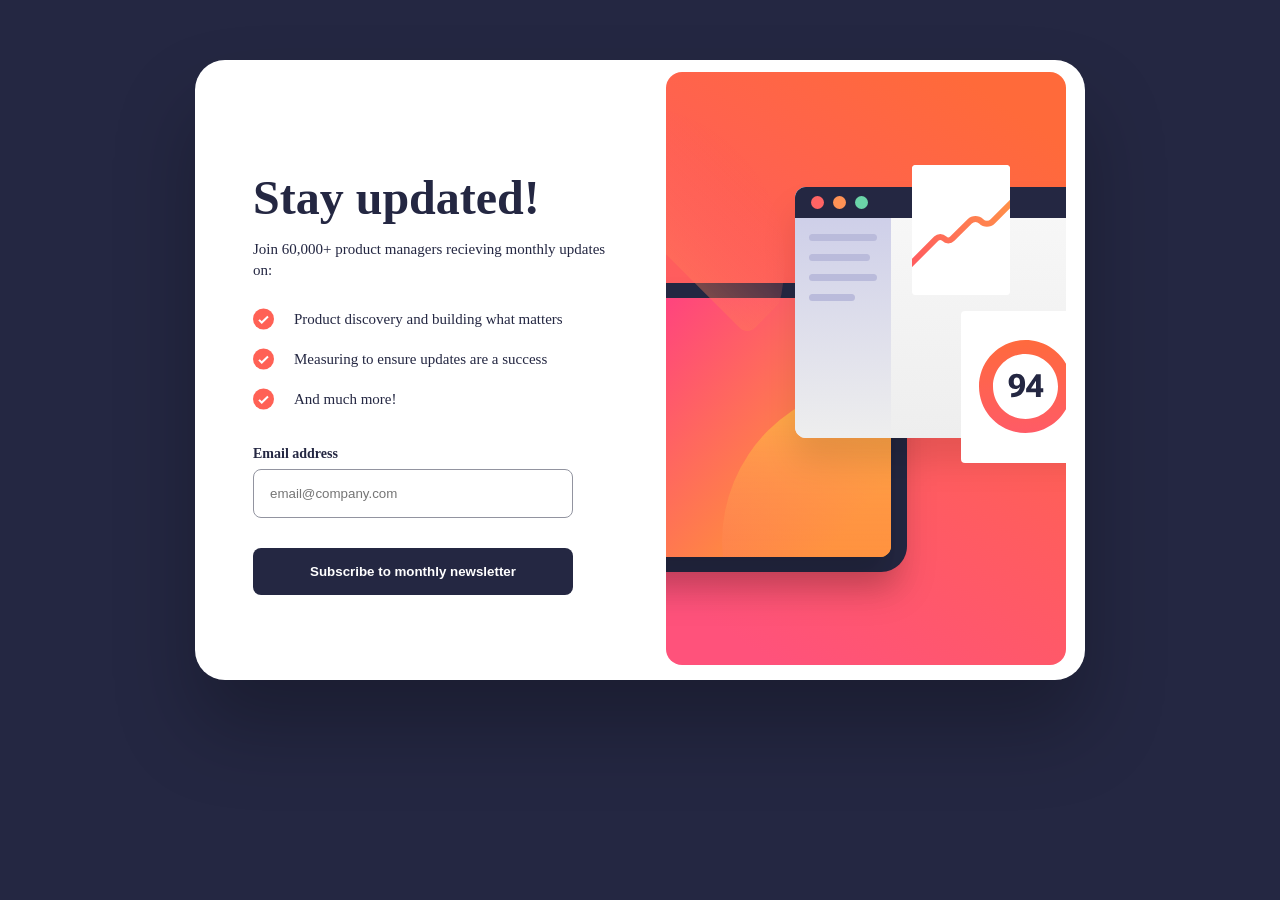
<file: index.html>
<!DOCTYPE html>
<html lang="en">
  <head>
    <meta charset="UTF-8" />
    <meta name="viewport" content="width=device-width, initial-scale=1.0" />
    <link rel="stylesheet" href="style.css" />
    <title>Newsletter</title>
  </head>
  <body>
    <main class="one ">
      <section class="texts">
        <p class="head">Stay updated!</p>
        <p id="desc" class="par">
          Join 60,000+ product managers recieving monthly updates on:
        </p>
        <br />
        <p class="par un">
          <img src="icon-list.svg" alt="" class="src1" />Product discovery and
          building what matters
        </p>
        <p class="par">
          <img src="icon-list.svg" alt="" class="src2" />Measuring to ensure
          updates are a success
        </p>
        <p class="par">
          <img src="icon-list.svg" alt="" class="src3" />And much more!
        </p>
        <p class="email">Email address <span class="oneSpan hidden">Valid email required</span></p>
        <input type="text" placeholder="email@company.com" /><br />
        <button id="btn">Subscribe to monthly newsletter</button>
      </section>
      <section class="image">
        <img src="illustration-sign-up-desktop.svg" alt="image" id="responsive-image"/>
      </section>
    </main>
    <!-- Success Message -->
    <main class="two hidden">
      <img src="icon-success.svg" alt="" class="tick" />
      <p class="head">Thanks for subscribing!</p>
      <p class="sucessTxt">
        A confirmation link has been sent to
        <span class="twoSpan">toluAdekoya05@gmail.com</span>. Please open it and click the
        button inside to confirm your subscription.
      </p>
      <button class="dismiss">Dismiss message</button>
    </main>
    <script src="script.js"></script>
  </body>
</html>
</file>
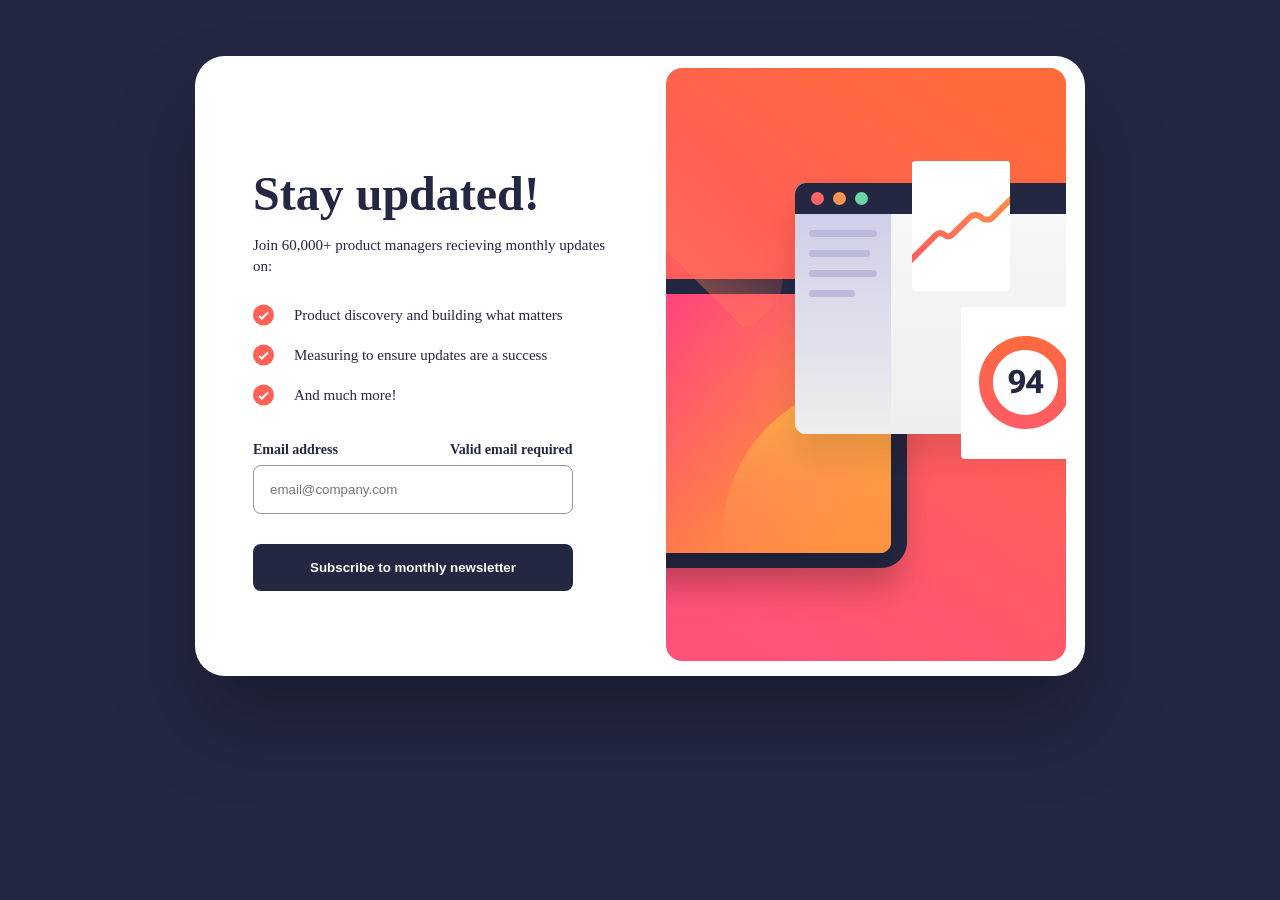
<file: My_Personal_Project/index.html>
<!DOCTYPE html>
<html lang="en">
  <head>
    <meta charset="UTF-8" />
    <meta name="viewport" content="width=device-width, initial-scale=1.0" />
    <link rel="stylesheet" href="style.css" />
    <title>Document</title>
  </head>
  <body>
    <main class="one ">
      <section class="texts">
        <p class="head">Stay updated!</p>
        <p id="desc" class="par">
          Join 60,000+ product managers recieving monthly updates on:
        </p>
        <br />
        <p class="par">
          <img src="icon-list.svg" alt="" class="src1" />Product discovery and
          building what matters
        </p>
        <p class="par">
          <img src="icon-list.svg" alt="" class="src2" />Measuring to ensure
          updates are a success
        </p>
        <p class="par">
          <img src="icon-list.svg" alt="" class="src3" />And much more!
        </p>
        <p class="email">Email address <span class="oneSpan">Valid email required</span></p>
        <input type="text" placeholder="email@company.com" /><br />
        <button id="btn">Subscribe to monthly newsletter</button>
      </section>
      <section class="image">
        <img src="illustration-sign-up-desktop.svg" alt="image" id="responsive-image"/>
      </section>
    </main>
    <!-- Success Message -->
    <main class="two hidden">
      <img src="icon-success.svg" alt="" class="tick" />
      <p class="head">Thanks for subscribing!</p>
      <p class="sucessTxt">
        A confirmation link has been sent to
        <span class="twoSpan">toluAdekoya05@gmail.com</span>. Please open it and click the
        button inside to confirm your subscription.
      </p>
      <button class="dismiss">Dismiss message</button>
    </main>
    <script src="script.js"></script>
  </body>
</html>
</file>
<file: style.css>
@import url(https://fonts.google.com/specimen/Roboto);
* {
  padding: 0;
  margin: 0;
  box-sizing: border-box;
}
body {
  background-color: hsl(234, 29%, 20%);
  display: flex;
  justify-content: center;
  align-items: center;
  color: hsl(234, 29%, 20%);
  font-family: "Roboto";
  padding: 20px;
}
main {
  display: flex;
  gap: 48px;
  padding: 12px;
  padding-left: 58px;
  width: 890px;
  margin-top: 2.5rem;
  border-radius: 30px;
  height: 620px;
  background-color: hsl(0, 0%, 100%);
  backdrop-filter: blur(200px);
  box-shadow: rgba(0, 0, 0, 0.25) 0px 3rem 5rem;
  position: relative;
  z-index: 18;
}
/* second main */
.two {
  /* width: 500px; */
  width: 29rem;
  height: 470px;
  margin-top: 7rem;
  display: block;
}
/* ! */
.texts {
  width: 365px;
}
.head {
  font-weight: 700;
  font-size: 3rem;
  line-height: 70px;
}
#desc {
  margin-top: 15px;
  line-height: 21px;
}
.src1,
.src2,
.src3 {
  padding-right: 20px;
}
.email {
  font-weight: 700;
  padding-top: 20px;
  line-height: 30px;
  font-size: 14px;
  display: flex;
  gap: 7rem;
}

input,
button {
  padding: 16px;
  width: 20rem;
  border-radius: 8px;
  stroke: none;
  border: 1px solid hsl(231, 7%, 60%);
  cursor: pointer;
}
.error {
  color: hsl(4, 100%, 67%);
}
button {
  border: none;
  background-color: hsl(234, 29%, 20%);
  color: white;
  font-weight: 700;
  margin-top: 30px;
}
.par {
  font-size: 15px;
  font-weight: 500;
  line-height: 40px;
  display: flex;
}
button:hover {
  background-image: linear-gradient(
    to right,
    #f95a80 0%,
    hsl(4, 100%, 67%) 100%
  );
  box-shadow: rgba(0, 0, 0, 0.195) 0px 4px 1rem;
}
/* NON-HTML styles */
.hidden {
  display: none;
}
.clicked {
  color: black;
}
.fail {
  background-color: hsla(4, 100%, 67%, 0.186);
  color: #ff6257;
  font-weight: 700;
  border: 2px solid hsl(4, 100%, 67%);
}
/* SECOND SCREEN */
.tick {
  position: absolute;
  top: 44px;
}
.head {
  line-height: 52px;
  margin-top: 100px;
}
.sucessTxt {
  margin-top: 17px;
  font-size: 15px;
  width: 370px;
  line-height: 23px;
}
span {
  font-weight: 700;
}
/* Responsive */
/* @media (max-width: 910px) {
  main {
    flex-wrap: wrap;
    width: 55%;
    overflow: hidden;
  }
  #responsive-image {
    content: url("illustration-sign-up-mobile.svg");
    width: 100%;
    position: absolute;
    top: -300px;
    left: 0px;
  }
} */
@media (max-width: 376px) {
  #responsive-image {
    content: url("illustration-sign-up-mobile.svg");
    position: absolute;
    top: -30px;
    left: -20px;
    width: 375px;
  }
  .texts {
    position: absolute;
    top: 200px;
    right: 0px;
    left: 0px;
    width: 360px;
  }

  body {
    background-color: white;
    height: 100vh;
    padding-bottom: 30px;
  }
  main {
    display: block;
    padding-left: 5px;
    margin-top: 0rem;
    border-radius: 0px;
    width: 100%;
    height: 100vh;
    position: relative;
    box-shadow: rgba(0, 0, 0, 0) 0px 3rem 5rem;
    /* overflow: hidden; */
  }
  .par{
    font-size: 0.9rem;
    width: 90%;
    line-height: 40px;
  }
  .un{
    line-height: 20px;
  }
  .oneSpan{
    margin-left: -10px;
  }
  .two {
    width: 100vh;
    height: 100vh;
    margin-top: 0;
    padding-left: 45px;
    padding-top: 150px;
  }
  .tick {
    top: 180px;
  }
  .dismiss {
    margin-top: 250px;
  }
  .sucessTxt {
    width: 340px;
  }
}
</file>
<file: My_Personal_Project/style.css>
@import url(https://fonts.google.com/specimen/Roboto);
* {
  padding: 0;
  margin: 0;
  box-sizing: border-box;
}
body {
  background-color: hsl(234, 29%, 20%);
  display: flex;
  justify-content: center;
  align-items: center;
  color: hsl(234, 29%, 20%);
  font-family: "Roboto";
}
main {
  display: flex;
  gap: 48px;
  padding: 12px;
  padding-left: 58px;
  width: 890px;
  margin-top: 3.5rem;
  border-radius: 30px;
  height: 620px;
  background-color: hsl(0, 0%, 100%);
  backdrop-filter: blur(200px);
  box-shadow: rgba(0, 0, 0, 0.25) 0px 3rem 5rem;
  position: relative;
  z-index: 18;
}
/* second main */
.two{
	/* width: 500px; */
  width: 29rem;
	height: 470px;
	margin-top: 7rem;
  display: block;
}
/* ! */
.texts {  
  width: 365px;
}
.head {
  
  font-weight: 700;
  font-size: 3rem;
  line-height: 70px;
}
#desc {
  margin-top: 15px;
  line-height: 21px;
}
.src1,
.src2,
.src3 {
  padding-right: 20px;
}
.email {
  font-weight: 700;
  padding-top: 20px;
  line-height: 30px;
  font-size: 14px;
  display: flex;
  gap: 7rem;
}

input,
button {
  padding: 16px;
  width: 20rem;
  border-radius: 8px;
  stroke: none;
  border: 1px solid hsl(231, 7%, 60%);
  cursor: pointer;
}
.error{
  color: hsl(4, 100%, 67%);
}
button {
  border: none;
  background-color: hsl(234, 29%, 20%);
  color: white;
  font-weight: 700;
  margin-top: 30px;
}
.par {
  font-size: 15px;
  font-weight: 500;
  line-height: 40px;
  display: flex;
}
button:hover {
  background-image: linear-gradient(
    to right,
    #f95a80 0%,
    hsl(4, 100%, 67%) 100%
  );
  box-shadow: rgba(0, 0, 0, 0.195) 0px 4px 1rem;
}
/* NON-HTML styles */
.hidden {
  display: none;
}
.clicked{
  color: black;
}
.fail{
  background-color: hsla(4, 100%, 67%, 0.186);
  color: #ff6257;
  font-weight: 700;
  border: 2px solid hsl(4, 100%, 67%);
}
/* SECOND SCREEN */
.tick{
	position: absolute;
  top: 44px;
}
.head{
  line-height: 52px;
  margin-top: 100px;
}
.sucessTxt{
  margin-top: 17px;
  font-size: 15px;
  width: 370px;
  line-height: 23px;
}
span{
  font-weight: 700;
}
/* Responsive */
@media (max-width: 376px) {
  #responsive-image {
    content: url('illustration-sign-up-mobile.svg');
    position: absolute;
    top: 0px;
    left: -2px;
  }
  .texts{
    margin-top: 320px;
    margin-left: 10px;
  }

  body{
    background-color: white;
  }
  main {
    display: block;
    padding-left: 5px;
    margin-top: 0rem;
    border-radius: 0px;
    width: 100%;
    height: 100vh;
    position: relative;
  }
  .two{
    width: 100vh;
    height: 100vh;
    margin-top: 0;
    padding-left: 45px;
    padding-top: 150px;
  }
  .tick{
    top: 180px;
  }
  .dismiss{
    margin-top: 300px;
  }
  .sucessTxt{
    width: 340px;
  }
}
</file>
